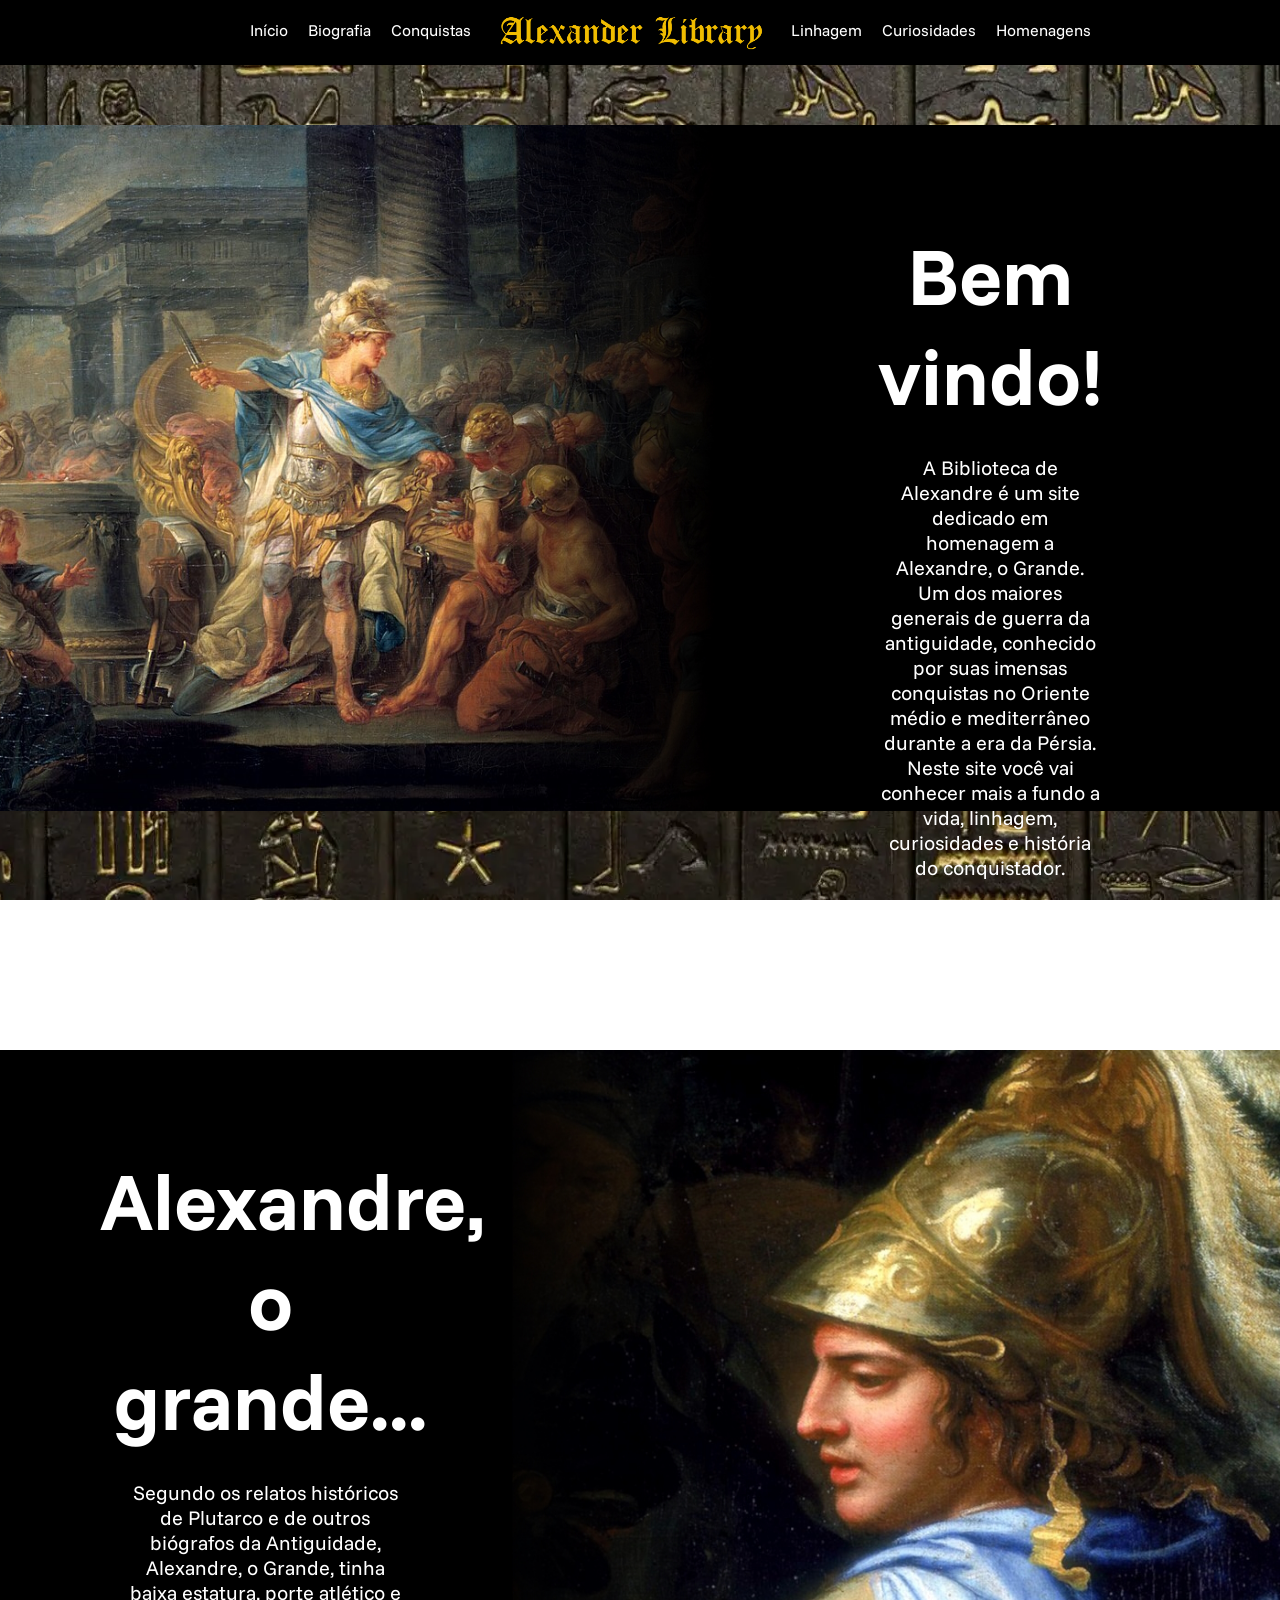
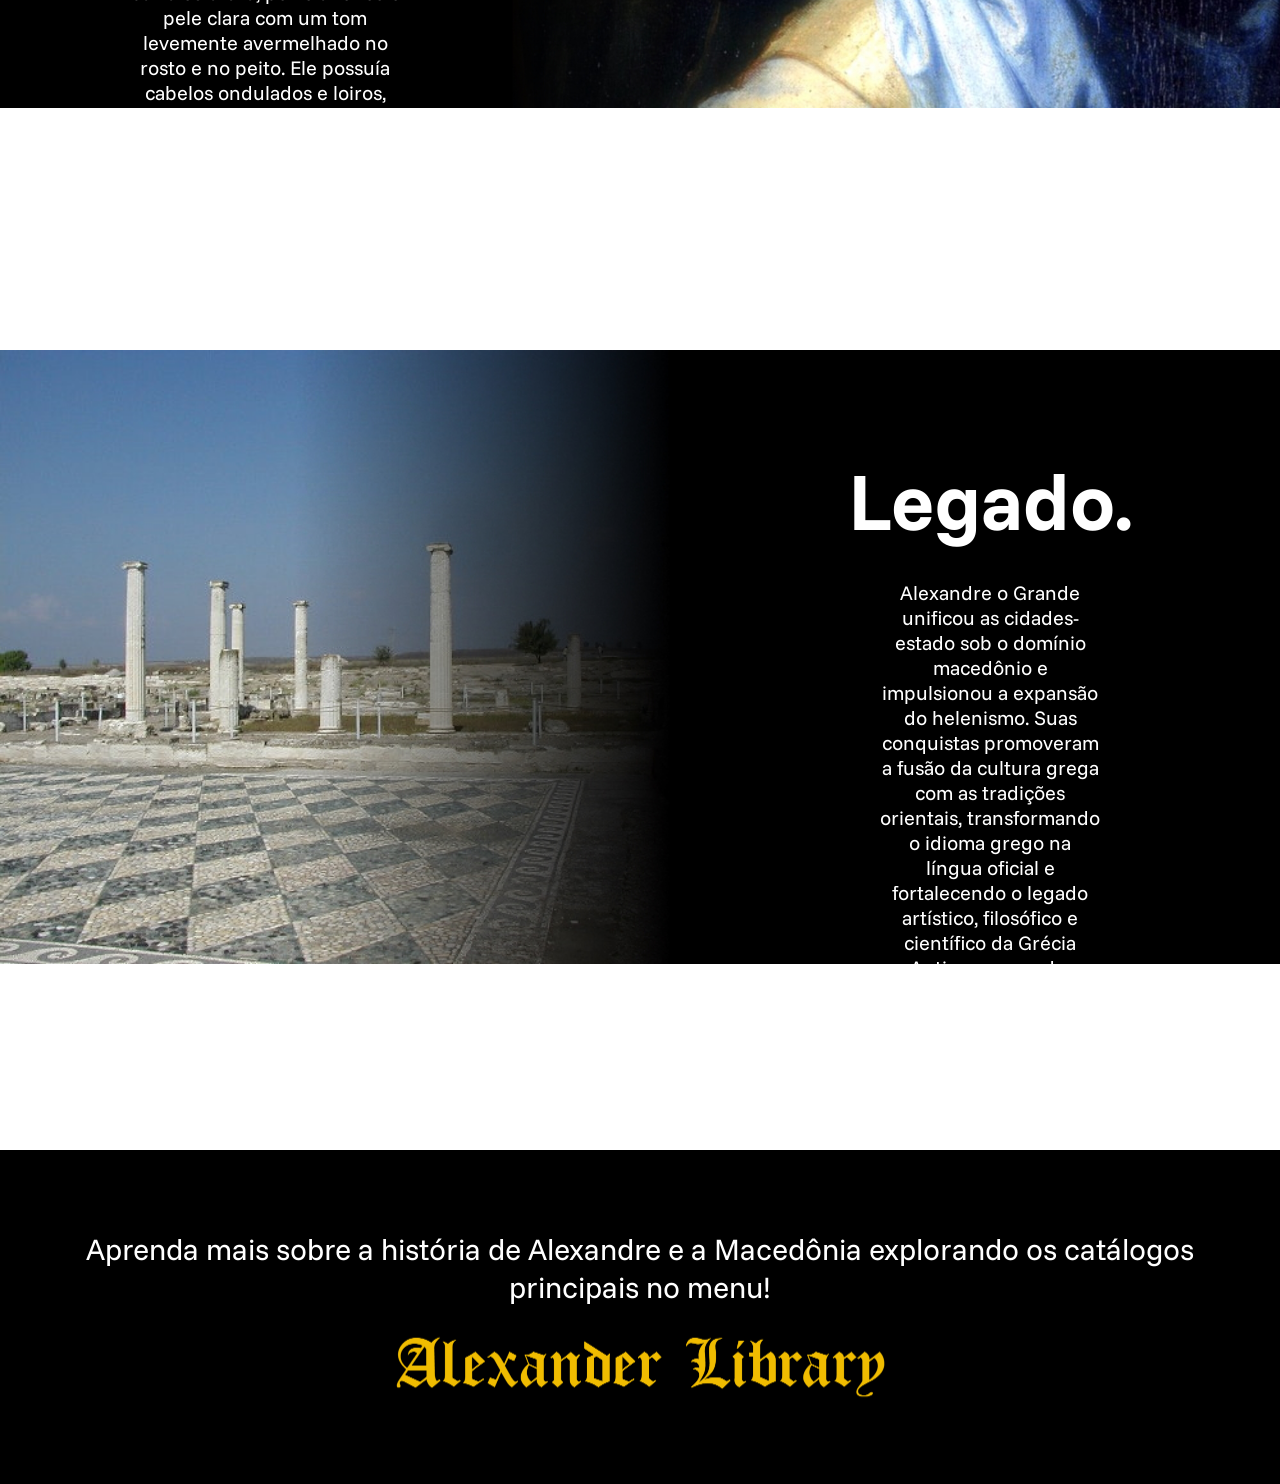
<file: index.html>
<!DOCTYPE html>
<html lang="pt-br">
<head>
    <meta charset="UTF-8">
    <meta name="viewport" content="width=device-width, initial-scale=1.0">
    <title>Alexander Library</title>
    <link rel="stylesheet" href="css/style.css">
    <link rel="shortcut icon" href="images/frame.png" type="">
</head>
<body>
    <header id="cabecalho">
        <div class="container">
            <nav id="menu">
                <ul>
                    <li><a href="#">Início</a></li>
                    <li><a href="pages/biografia.html">Biografia</a></li>
                    <li><a href="pages/conquistas.html">Conquistas</a></li>
                <ul id="clogo">
                    <img src="images/logo.png" alt="Logo">
                </ul>
                    <li><a href="pages/linhagem.html">Linhagem</a></li>
                    <li><a href="pages/curiosidades.html">Curiosidades</a></li>
                    <li><a href="pages/homenagens.html">Homenagens</a></li>
                </ul>
            </nav>
        </div>
    </header>
    <div class="post">
        <ul id="slide1">
            <h1>Bem vindo!</h1>
            <p>A Biblioteca de Alexandre é um site dedicado em homenagem a Alexandre, o Grande. Um dos maiores generais de guerra da antiguidade, conhecido por suas imensas conquistas no Oriente médio e mediterrâneo durante a era da Pérsia. Neste site você vai conhecer mais a fundo a vida, linhagem, curiosidades e história do conquistador.</p>
        </ul>
        <ul id="slide2">
            <h1>Alexandre, o grande...</h1>
            <p>Segundo os relatos históricos de Plutarco e de outros biógrafos da Antiguidade, Alexandre, o Grande, tinha baixa estatura, porte atlético e pele clara com um tom levemente avermelhado no rosto e no peito. Ele possuía cabelos ondulados e loiros, olhos de cores diferentes (heterocromia) e um modo expressivo de inclinar a cabeça.</p>
        </ul>
        <ul id="slide3">
            <h1>Legado.</h1>
            <p>Alexandre o Grande unificou as cidades-estado sob o domínio macedônio e impulsionou a expansão do helenismo. Suas conquistas promoveram a fusão da cultura grega com as tradições orientais, transformando o idioma grego na língua oficial e fortalecendo o legado artístico, filosófico e científico da Grécia Antiga no mundo.</p>
        </ul>
        <ul id="end">
            <p>Aprenda mais sobre a história de Alexandre e a Macedônia explorando os catálogos principais no menu!</p>
            <img src="images/logo.png" alt="" width="50%">
        </ul>
    </div>
</body>
</html>
</file>
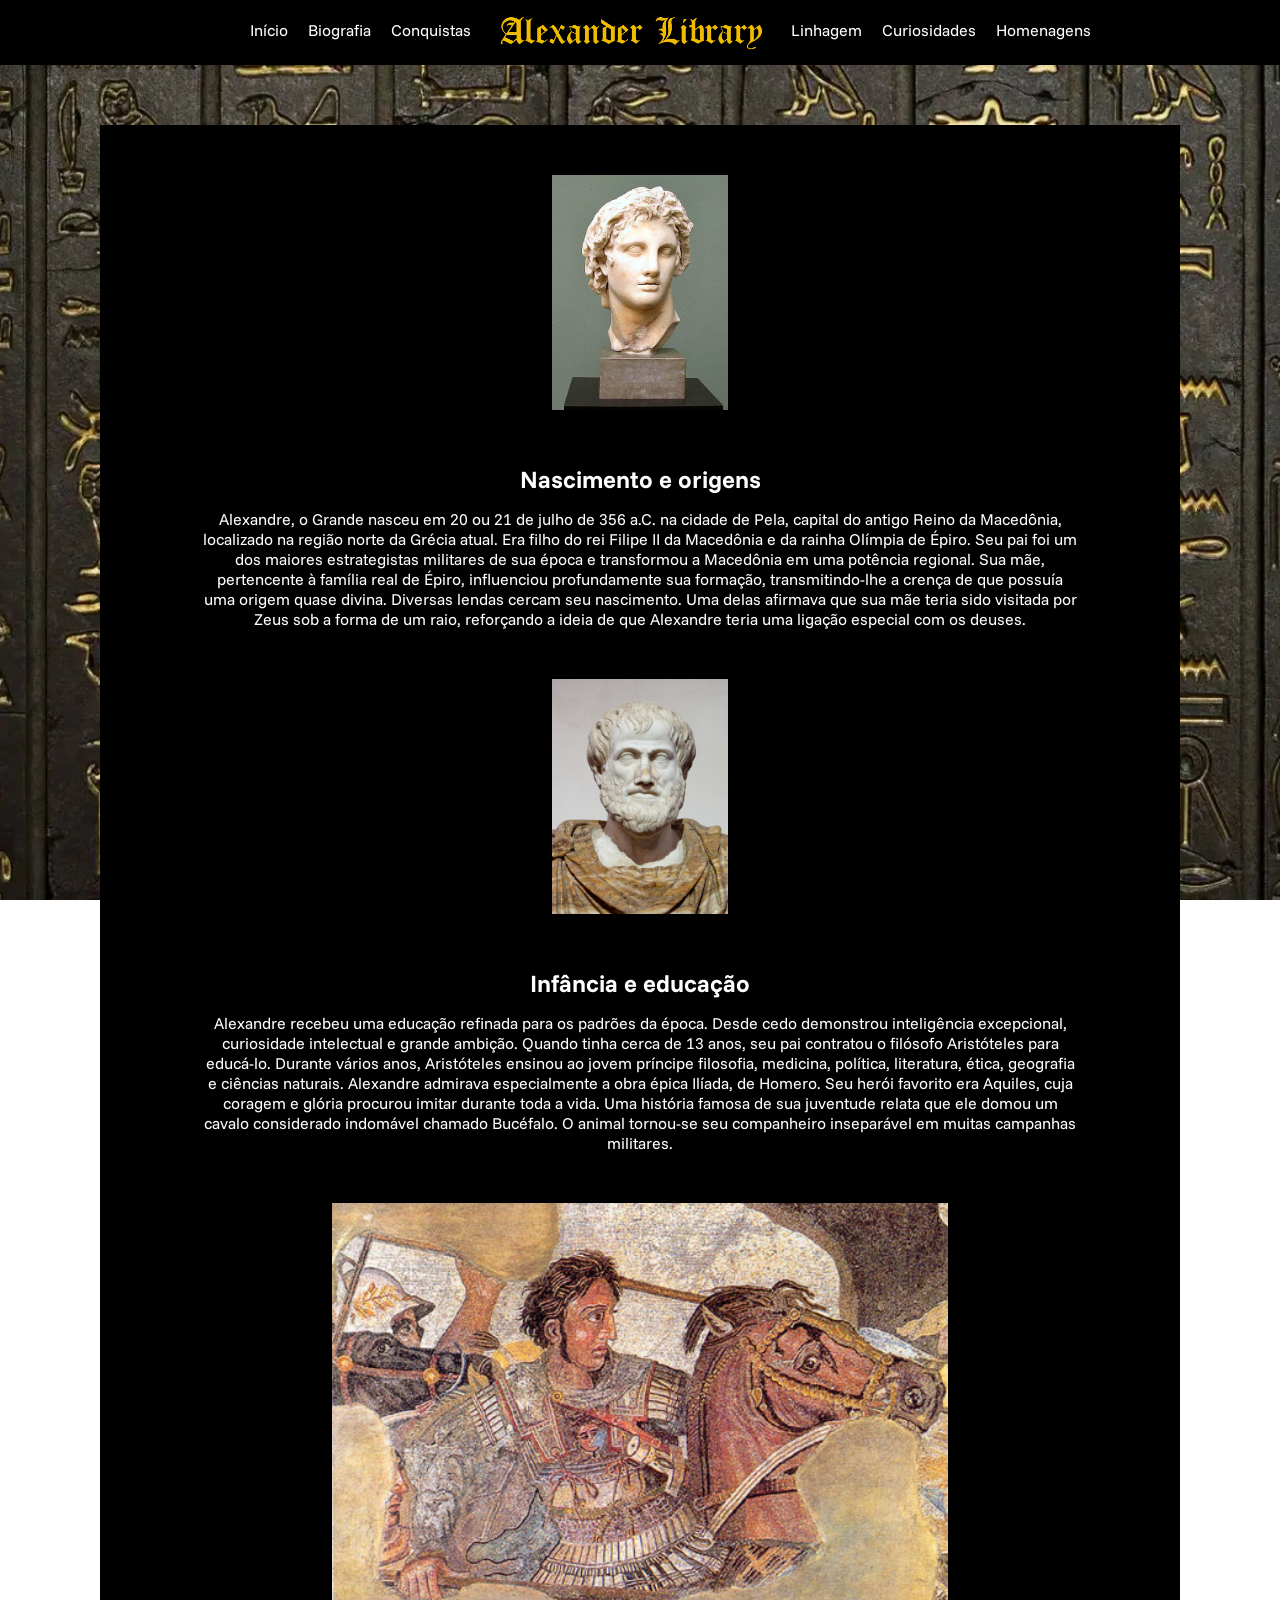
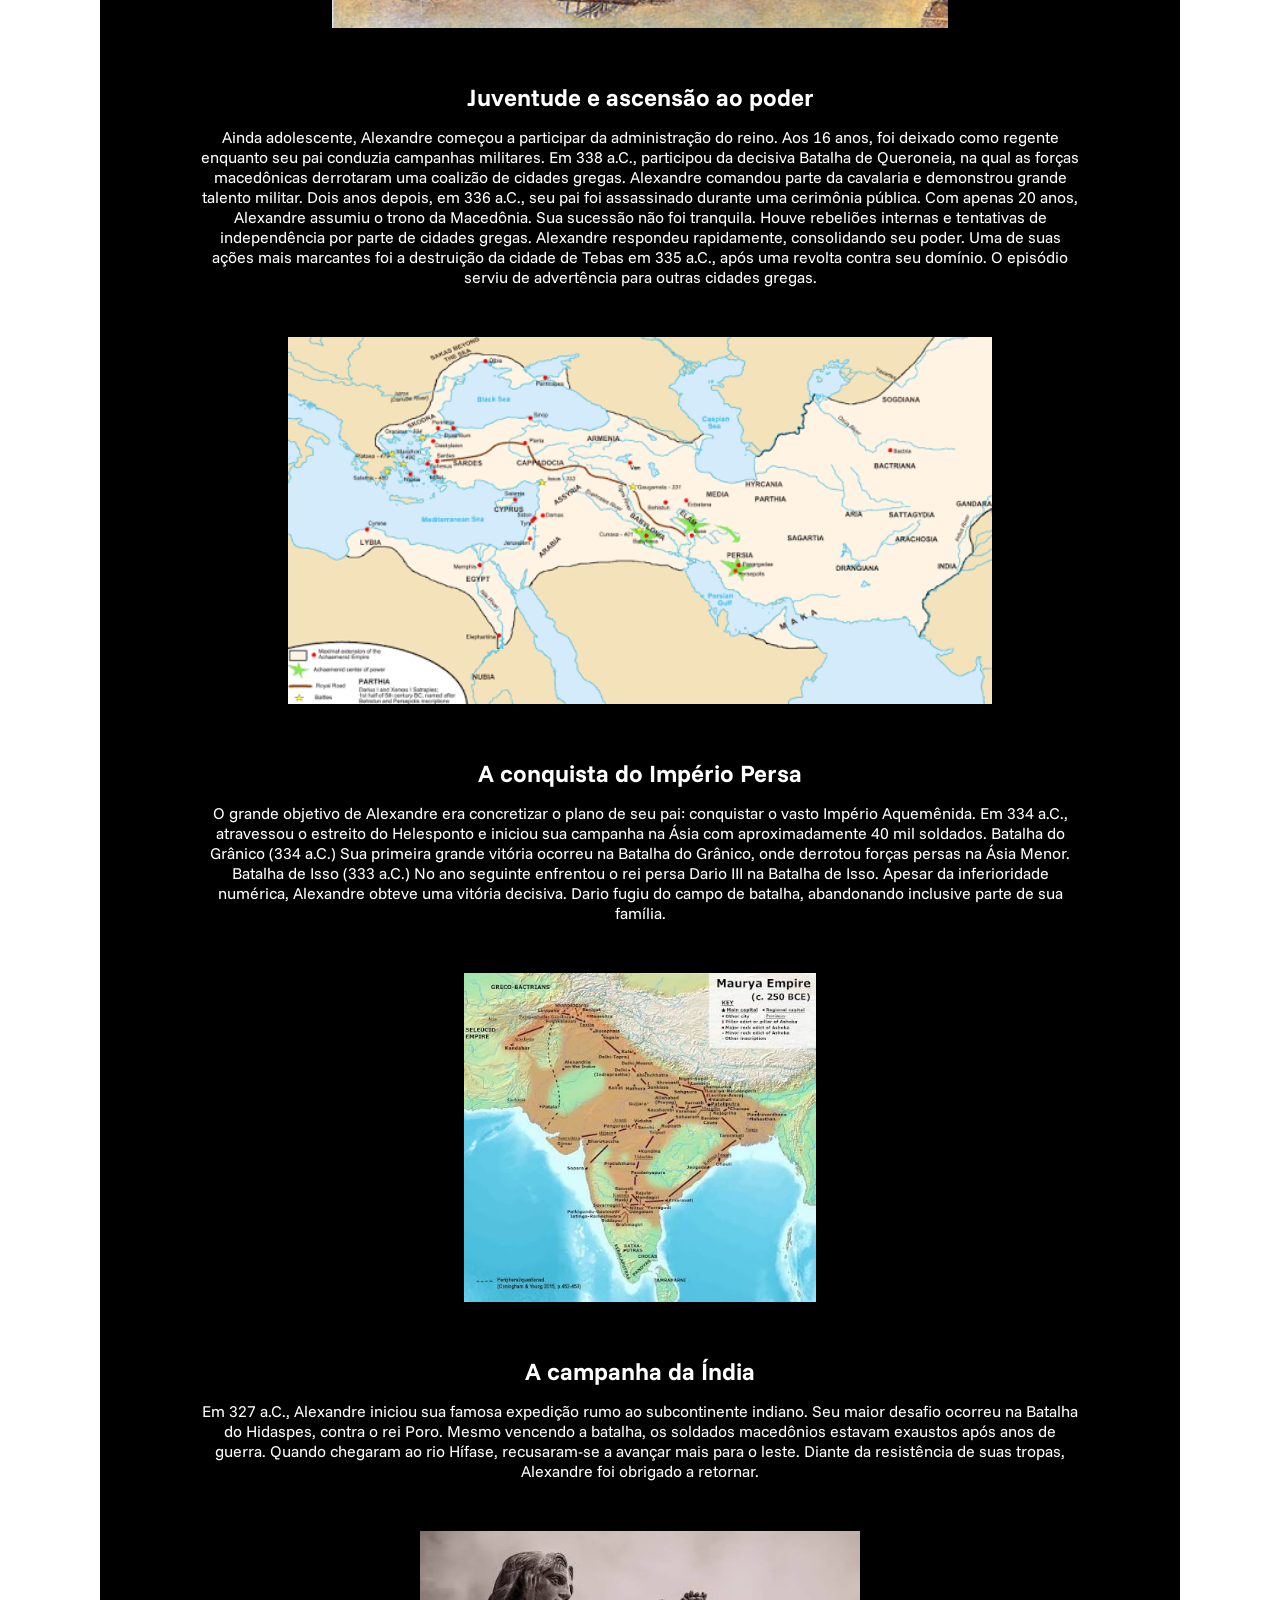
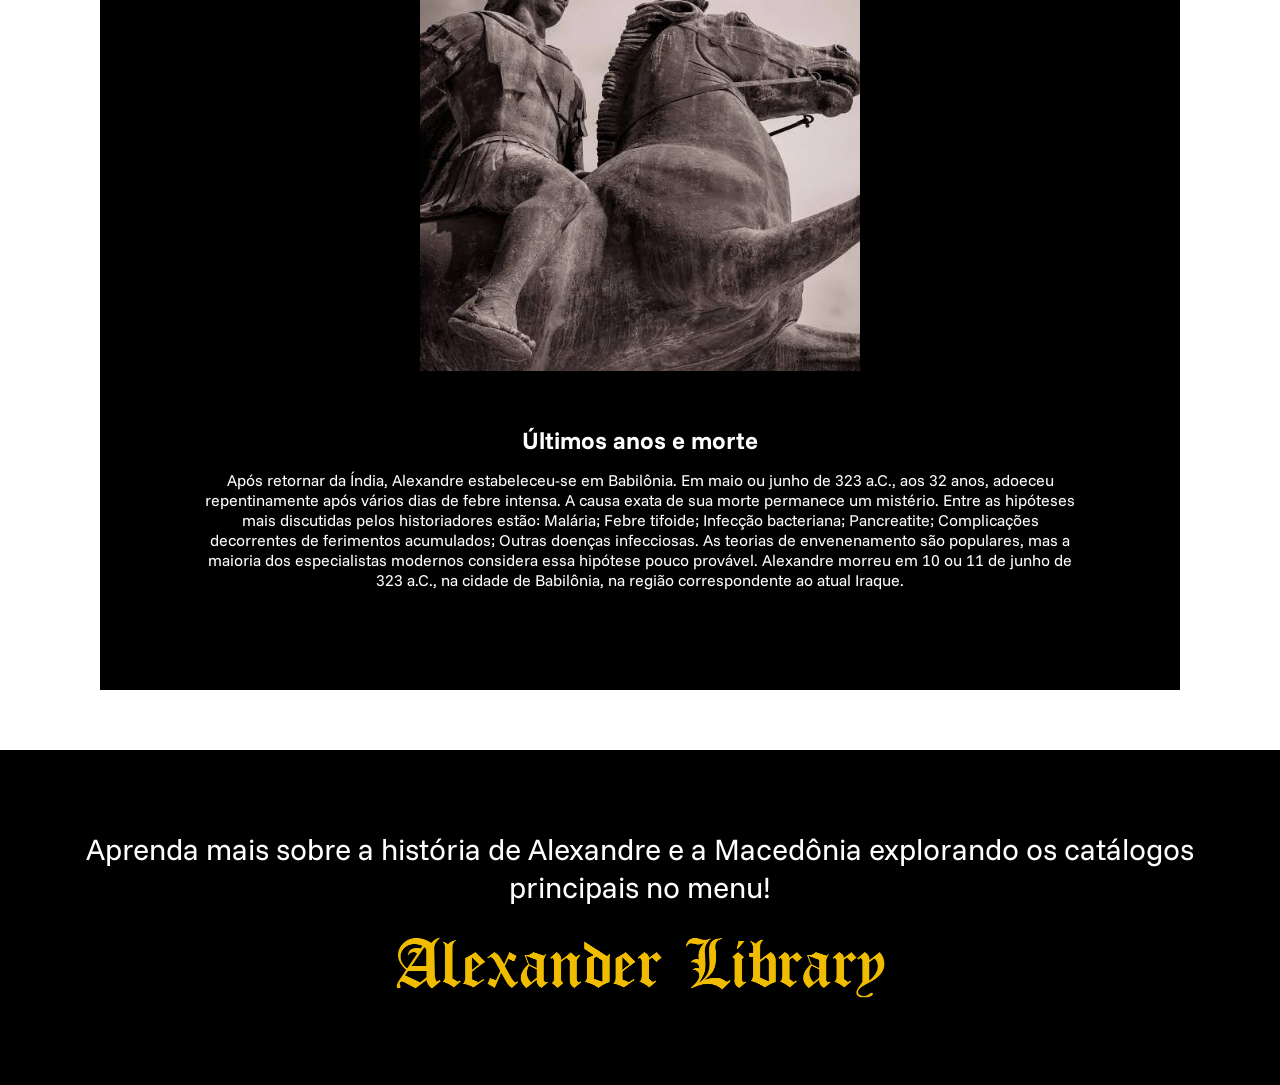
<file: pages/biografia.html>
<!DOCTYPE html>
<html lang="pt-br">
<head>
    <meta charset="UTF-8">
    <meta name="viewport" content="width=device-width, initial-scale=1.0">
    <title>Alexander Library</title>
    <link rel="stylesheet" href="../css/style.css">
    <link rel="shortcut icon" href="../images/frame.png" type="">
</head>
<body>
    <header id="cabecalho">
        <div class="container">
            <nav id="menu">
                <ul>
                    <li><a href="../index.html">Início</a></li>
                    <li><a href="">Biografia</a></li>
                    <li><a href="conquistas.html">Conquistas</a></li>
                <ul id="clogo">
                    <img src="../images/logo.png" alt="Logo">
                </ul>
                    <li><a href="linhagem.html">Linhagem</a></li>
                    <li><a href="curiosidades.html">Curiosidades</a></li>
                    <li><a href="homenagens.html">Homenagens</a></li>
                </ul>
            </nav>
        </div>
    </header>
    <section id="scroll">
        <div class="page">
            <ul id="e1">
                <img src="../images/statue.jpg" alt="" width="20%">
                <h1>Nascimento e origens</h1>
                <p>Alexandre, o Grande nasceu em 20 ou 21 de julho de 356 a.C. na cidade de Pela, capital do antigo Reino da Macedônia, localizado na região norte da Grécia atual.

                Era filho do rei Filipe II da Macedônia e da rainha Olímpia de Épiro. Seu pai foi um dos maiores estrategistas militares de sua época e transformou a Macedônia em uma potência regional. Sua mãe, pertencente à família real de Épiro, influenciou profundamente sua formação, transmitindo-lhe a crença de que possuía uma origem quase divina.

                Diversas lendas cercam seu nascimento. Uma delas afirmava que sua mãe teria sido visitada por Zeus sob a forma de um raio, reforçando a ideia de que Alexandre teria uma ligação especial com os deuses.</p>
            </ul>
            <ul id="e2">
                <img src="../images/aristotle.jpg" alt="" width="20%">
                <h1>Infância e educação</h1>
                <p>Alexandre recebeu uma educação refinada para os padrões da época. Desde cedo demonstrou inteligência excepcional, curiosidade intelectual e grande ambição.

                Quando tinha cerca de 13 anos, seu pai contratou o filósofo Aristóteles para educá-lo. Durante vários anos, Aristóteles ensinou ao jovem príncipe filosofia, medicina, política, literatura, ética, geografia e ciências naturais.

                Alexandre admirava especialmente a obra épica Ilíada, de Homero. Seu herói favorito era Aquiles, cuja coragem e glória procurou imitar durante toda a vida.

                Uma história famosa de sua juventude relata que ele domou um cavalo considerado indomável chamado Bucéfalo. O animal tornou-se seu companheiro inseparável em muitas campanhas militares.</p>
            </ul>
            <ul id="e3">
                <img src="../images/juv.jpg" alt="" width="70%">
                <h1>Juventude e ascensão ao poder</h1>
                <p>Ainda adolescente, Alexandre começou a participar da administração do reino. Aos 16 anos, foi deixado como regente enquanto seu pai conduzia campanhas militares.

                Em 338 a.C., participou da decisiva Batalha de Queroneia, na qual as forças macedônicas derrotaram uma coalizão de cidades gregas. Alexandre comandou parte da cavalaria e demonstrou grande talento militar.

                Dois anos depois, em 336 a.C., seu pai foi assassinado durante uma cerimônia pública. Com apenas 20 anos, Alexandre assumiu o trono da Macedônia.

                Sua sucessão não foi tranquila. Houve rebeliões internas e tentativas de independência por parte de cidades gregas. Alexandre respondeu rapidamente, consolidando seu poder.

                Uma de suas ações mais marcantes foi a destruição da cidade de Tebas em 335 a.C., após uma revolta contra seu domínio. O episódio serviu de advertência para outras cidades gregas.</p>
            </ul>
            <ul id="e4">
                <img src="../images/persia.png" alt="" width="80%">
                <h1>A conquista do Império Persa</h1>
                <p>O grande objetivo de Alexandre era concretizar o plano de seu pai: conquistar o vasto Império Aquemênida.

                Em 334 a.C., atravessou o estreito do Helesponto e iniciou sua campanha na Ásia com aproximadamente 40 mil soldados.

                Batalha do Grânico (334 a.C.)

                Sua primeira grande vitória ocorreu na Batalha do Grânico, onde derrotou forças persas na Ásia Menor.

                Batalha de Isso (333 a.C.)

                No ano seguinte enfrentou o rei persa Dario III na Batalha de Isso.

                Apesar da inferioridade numérica, Alexandre obteve uma vitória decisiva. Dario fugiu do campo de batalha, abandonando inclusive parte de sua família.</p>
            </ul>
            <ul id="e5">
                <img src="../images/mauryans.jfif" alt="" width="40%">
                <h1>A campanha da Índia</h1>
                <p>Em 327 a.C., Alexandre iniciou sua famosa expedição rumo ao subcontinente indiano.

                Seu maior desafio ocorreu na Batalha do Hidaspes, contra o rei Poro.

                Mesmo vencendo a batalha, os soldados macedônios estavam exaustos após anos de guerra. Quando chegaram ao rio Hífase, recusaram-se a avançar mais para o leste.

                Diante da resistência de suas tropas, Alexandre foi obrigado a retornar.</p>
            </ul>
            <ul id="e6">
                <img src="../images/death.jfif" alt="" width="50%">
                <h1>Últimos anos e morte</h1>
                <p>Após retornar da Índia, Alexandre estabeleceu-se em Babilônia.

                Em maio ou junho de 323 a.C., aos 32 anos, adoeceu repentinamente após vários dias de febre intensa.

                A causa exata de sua morte permanece um mistério. Entre as hipóteses mais discutidas pelos historiadores estão:

                Malária;
                Febre tifoide;
                Infecção bacteriana;
                Pancreatite;
                Complicações decorrentes de ferimentos acumulados;
                Outras doenças infecciosas.

                As teorias de envenenamento são populares, mas a maioria dos especialistas modernos considera essa hipótese pouco provável.

                Alexandre morreu em 10 ou 11 de junho de 323 a.C., na cidade de Babilônia, na região correspondente ao atual Iraque.</p>
            </ul>
        </div>
    </section>
    <div class="post">
                <ul id="end">
                <p>Aprenda mais sobre a história de Alexandre e a Macedônia explorando os catálogos principais no menu!</p>
                <img src="../images/logo.png" alt="" width="50%">
        </ul>
    </div>
</body>
</file>
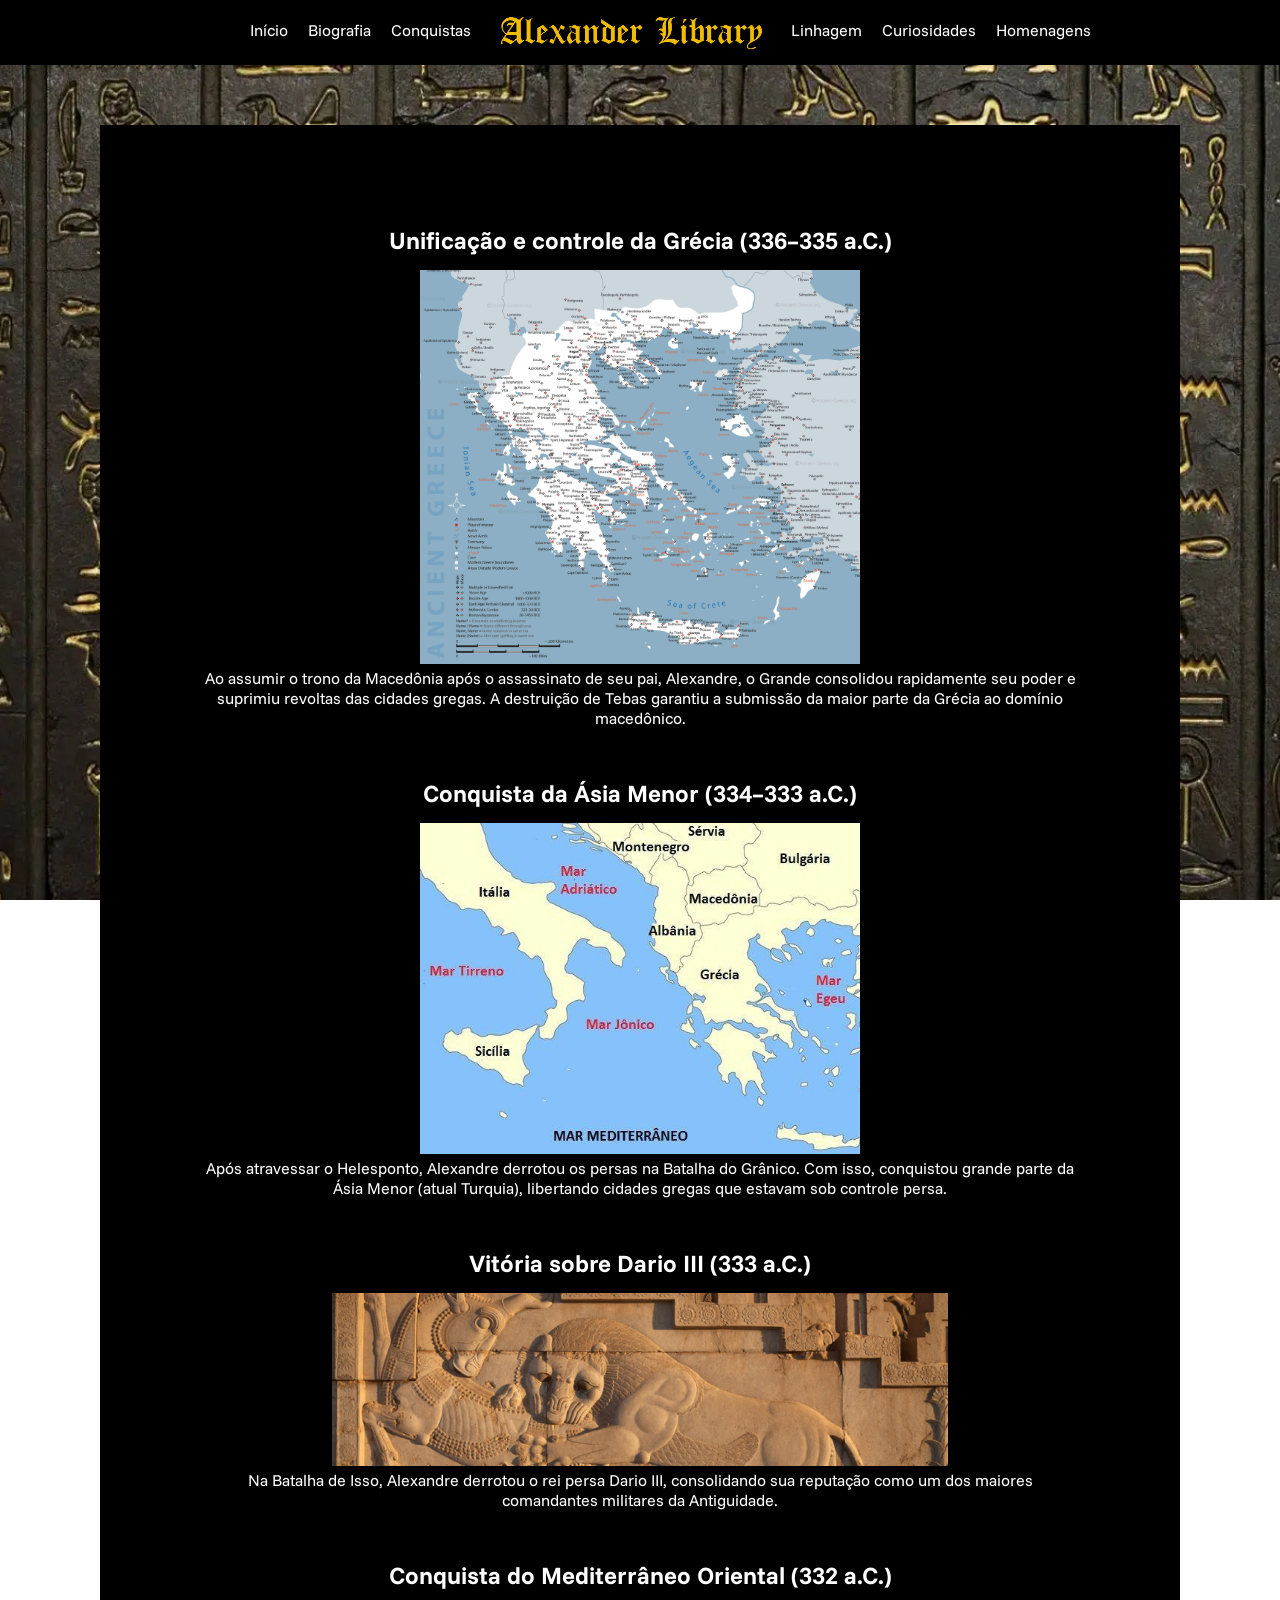
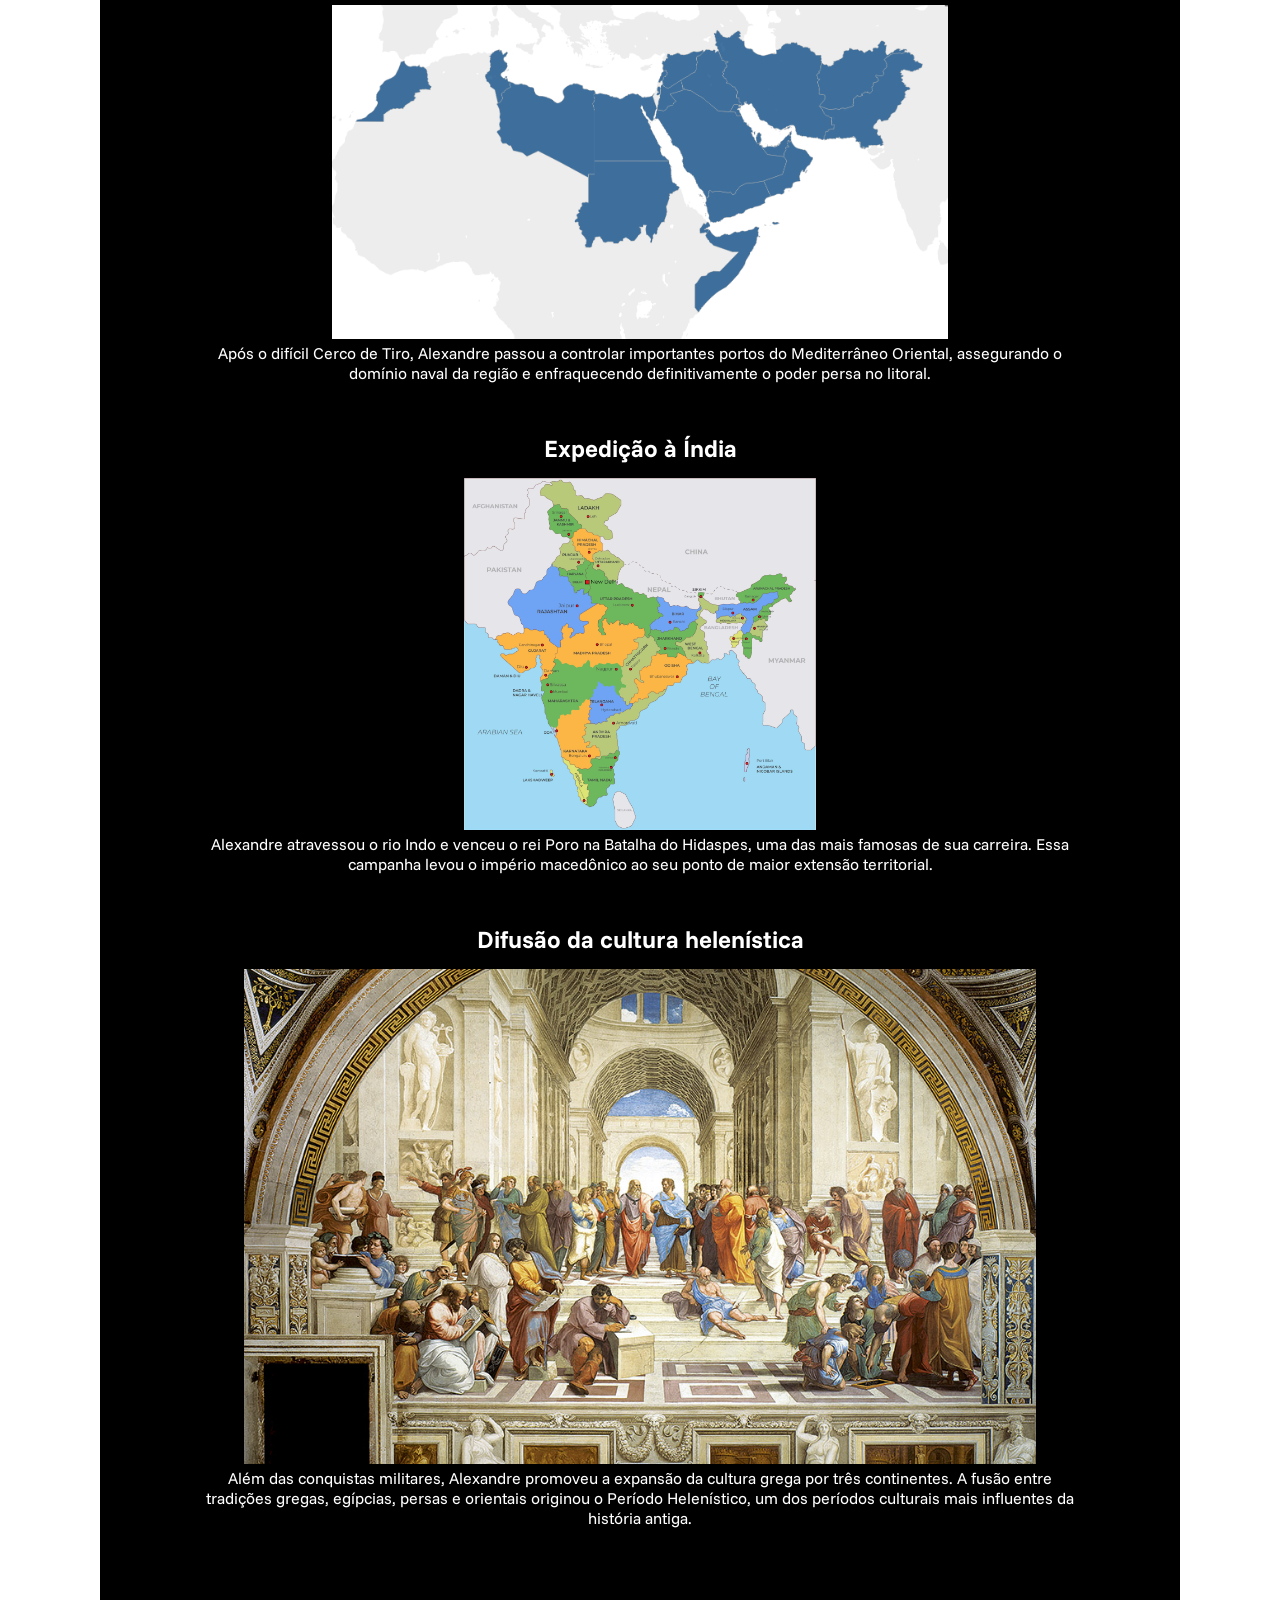
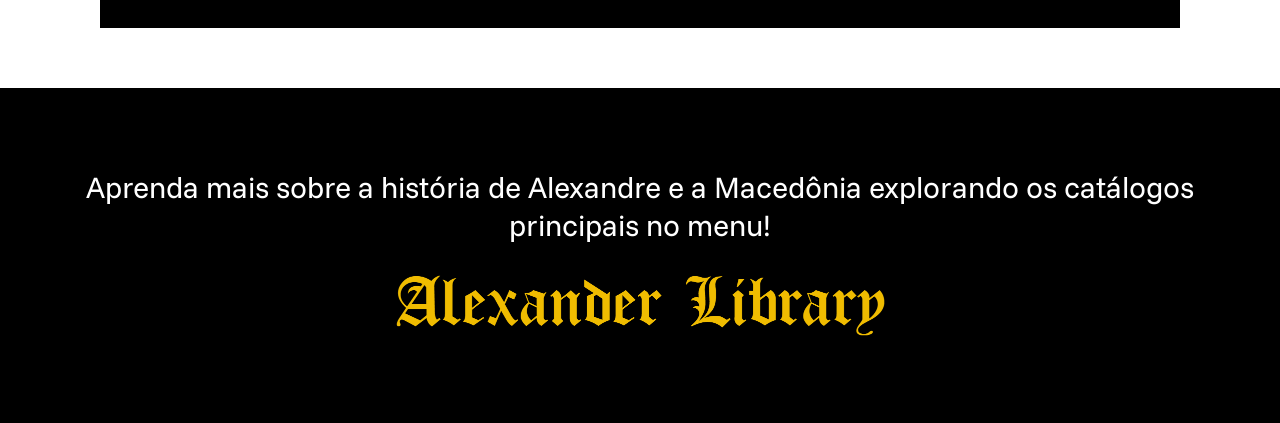
<file: pages/conquistas.html>
<!DOCTYPE html>
<html lang="pt-br">
<head>
    <meta charset="UTF-8">
    <meta name="viewport" content="width=device-width, initial-scale=1.0">
    <title>Alexander Library</title>
    <link rel="stylesheet" href="../css/style.css">
    <link rel="shortcut icon" href="../images/frame.png" type="">
</head>
<body>
    <header id="cabecalho">
        <div class="container">
            <nav id="menu">
                <ul>
                    <li><a href="../index.html">Início</a></li>
                    <li><a href="biografia.html">Biografia</a></li>
                    <li><a href="">Conquistas</a></li>
                <ul id="clogo">
                    <img src="../images/logo.png" alt="Logo">
                </ul>
                    <li><a href="linhagem.html">Linhagem</a></li>
                    <li><a href="curiosidades.html">Curiosidades</a></li>
                    <li><a href="homenagens.html">Homenagens</a></li>
                </ul>
            </nav>
        </div>
    </header>
    <section id="scroll">
        <div class="page">
            <ul id="e1">
                <h1>Unificação e controle da Grécia (336–335 a.C.)</h1>
                <img src="../images/map-of-ancient-greece.jpg" alt="" width="50%">
                <p>Ao assumir o trono da Macedônia após o assassinato de seu pai, Alexandre, o Grande consolidou rapidamente seu poder e suprimiu revoltas das cidades gregas. A destruição de Tebas garantiu a submissão da maior parte da Grécia ao domínio macedônico.</p>
            </ul>
            <ul id="e2">
                <h1>Conquista da Ásia Menor (334–333 a.C.)</h1>
                <img src="../images/helles.jfif" alt="" width="50%">
                <p>Após atravessar o Helesponto, Alexandre derrotou os persas na Batalha do Grânico. Com isso, conquistou grande parte da Ásia Menor (atual Turquia), libertando cidades gregas que estavam sob controle persa.</p>
            </ul>
            <ul id="e3">
                <h1>Vitória sobre Dario III (333 a.C.)</h1>
                <img src="../images/darius.jfif" alt="" width="70%">
                <p>Na Batalha de Isso, Alexandre derrotou o rei persa Dario III, consolidando sua reputação como um dos maiores comandantes militares da Antiguidade.</p>
            </ul>
            <ul id="e4">
                <h1>Conquista do Mediterrâneo Oriental (332 a.C.)</h1>
                <img src="../images/Eastern-Meditteranean.png" alt="" width="70%">
                <p>Após o difícil Cerco de Tiro, Alexandre passou a controlar importantes portos do Mediterrâneo Oriental, assegurando o domínio naval da região e enfraquecendo definitivamente o poder persa no litoral.</p>
            </ul>
            <ul id="e5">
                <h1>Expedição à Índia</h1>
                <img src="../images/india.jpg" alt="" width="40%">
                <p>Alexandre atravessou o rio Indo e venceu o rei Poro na Batalha do Hidaspes, uma das mais famosas de sua carreira. Essa campanha levou o império macedônico ao seu ponto de maior extensão territorial.</p>
            </ul>
            <ul id="e6">
                <h1>Difusão da cultura helenística</h1>
                <img src="../images/athenas.jpg" alt="" width="90%">
                <p>Além das conquistas militares, Alexandre promoveu a expansão da cultura grega por três continentes. A fusão entre tradições gregas, egípcias, persas e orientais originou o Período Helenístico, um dos períodos culturais mais influentes da história antiga.</p>
            </ul>
        </div>
    </section>
    <div class="post">
                <ul id="end">
                <p>Aprenda mais sobre a história de Alexandre e a Macedônia explorando os catálogos principais no menu!</p>
                <img src="../images/logo.png" alt="" width="50%">
        </ul>
    </div>
</body>
</file>
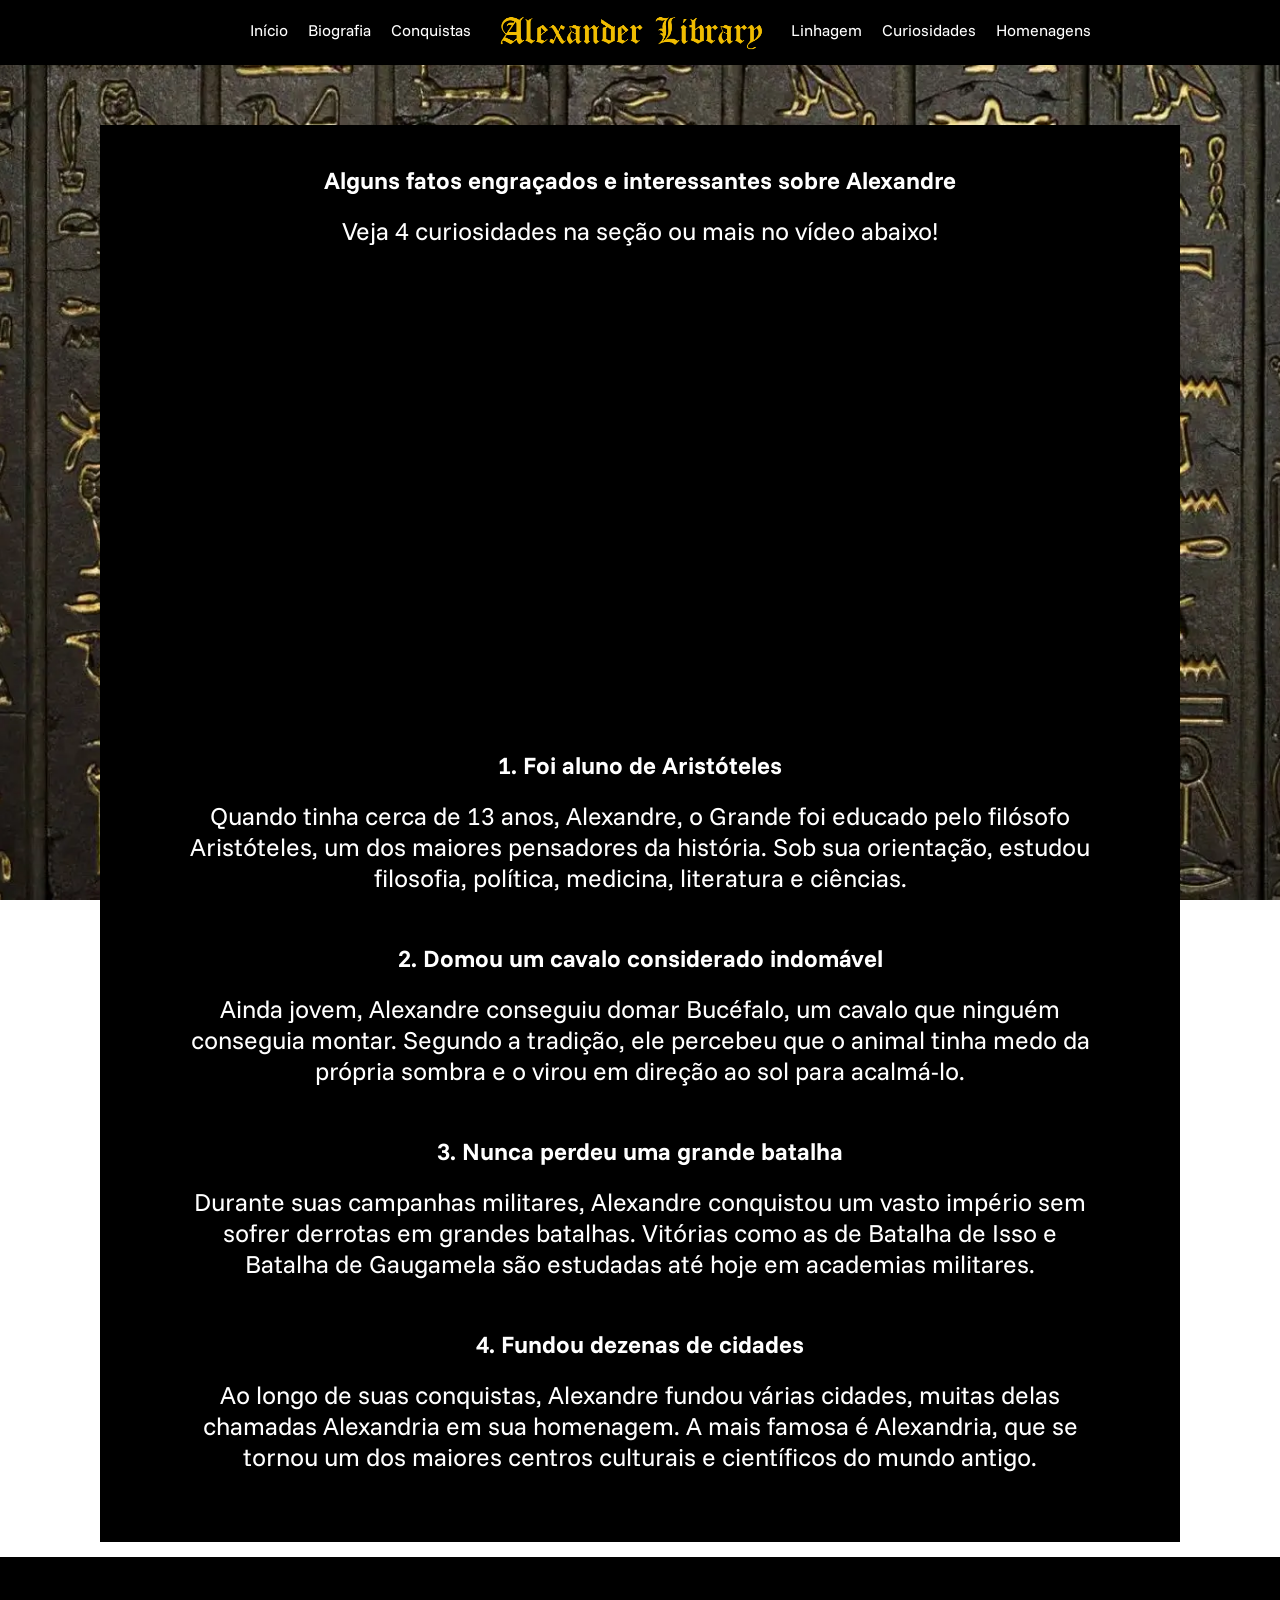
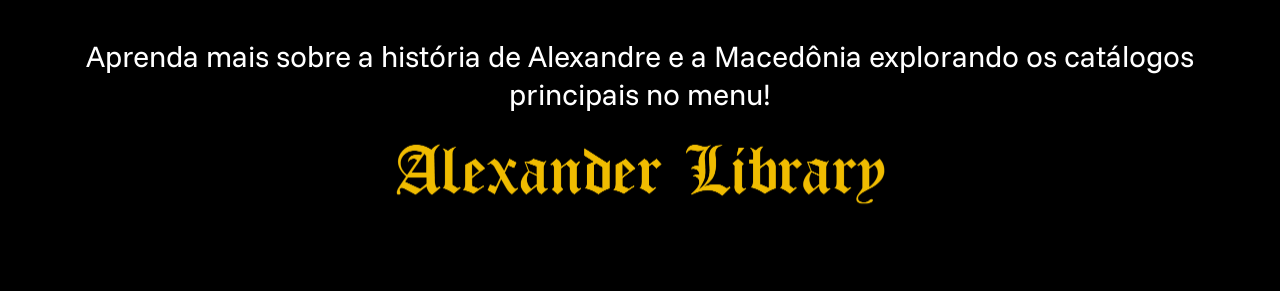
<file: pages/curiosidades.html>
<!DOCTYPE html>
<html lang="pt-br">
<head>
    <meta charset="UTF-8">
    <meta name="viewport" content="width=device-width, initial-scale=1.0">
    <title>Alexander Library</title>
    <link rel="stylesheet" href="../css/style.css">
    <link rel="shortcut icon" href="../images/frame.png" type="">
</head>
<body>
    <header id="cabecalho">
        <div class="container">
            <nav id="menu">
                <ul>
                    <li><a href="../index.html">Início</a></li>
                    <li><a href="biografia.html">Biografia</a></li>
                    <li><a href="conquistas.html">Conquistas</a></li>
                <ul id="clogo">
                    <img src="../images/logo.png" alt="Logo">
                </ul>
                    <li><a href="linhagem.html">Linhagem</a></li>
                    <li><a href="">Curiosidades</a></li>
                    <li><a href="homenagens.html">Homenagens</a></li>
                </ul>
            </nav>
        </div>
    </header>
    <section id="cpage">
        <div class="videos">
            <ul id="l1">
                <h1>Alguns fatos engraçados e interessantes sobre Alexandre</h1>
                <p class="p1">Veja 4 curiosidades na seção ou mais no vídeo abaixo!</p>
                <iframe width="750" height="400" src="https://www.youtube.com/embed/9wf4I4QwjkQ?si=GLgUrly2AcD8OzDO" title="YouTube video player" frameborder="0" allow="accelerometer; autoplay; clipboard-write; encrypted-media; gyroscope; picture-in-picture; web-share" referrerpolicy="strict-origin-when-cross-origin" allowfullscreen></iframe>
            </ul>
            <ul id="l2">
                <h1>1. Foi aluno de Aristóteles</h1>
                <p>Quando tinha cerca de 13 anos, Alexandre, o Grande foi educado pelo filósofo Aristóteles, um dos maiores pensadores da história. Sob sua orientação, estudou filosofia, política, medicina, literatura e ciências.</p>
            </ul>
            <ul id="l3">
                <h1>2. Domou um cavalo considerado indomável</h1>
                <p>Ainda jovem, Alexandre conseguiu domar Bucéfalo, um cavalo que ninguém conseguia montar. Segundo a tradição, ele percebeu que o animal tinha medo da própria sombra e o virou em direção ao sol para acalmá-lo.</p>
            </ul>
            <ul id="l4">
                <h1>3. Nunca perdeu uma grande batalha</h1>
                <p>Durante suas campanhas militares, Alexandre conquistou um vasto império sem sofrer derrotas em grandes batalhas. Vitórias como as de Batalha de Isso e Batalha de Gaugamela são estudadas até hoje em academias militares.</p>
            </ul>
            <ul id="l5">
                <h1>4. Fundou dezenas de cidades</h1>
                <p>Ao longo de suas conquistas, Alexandre fundou várias cidades, muitas delas chamadas Alexandria em sua homenagem. A mais famosa é Alexandria, que se tornou um dos maiores centros culturais e científicos do mundo antigo.</p>
            </ul>
        </div>
    </section>
    <div class="post">
                <ul id="end">
                <p>Aprenda mais sobre a história de Alexandre e a Macedônia explorando os catálogos principais no menu!</p>
                <img src="../images/logo.png" alt="" width="50%">
        </ul>
    </div>
</body>
</file>
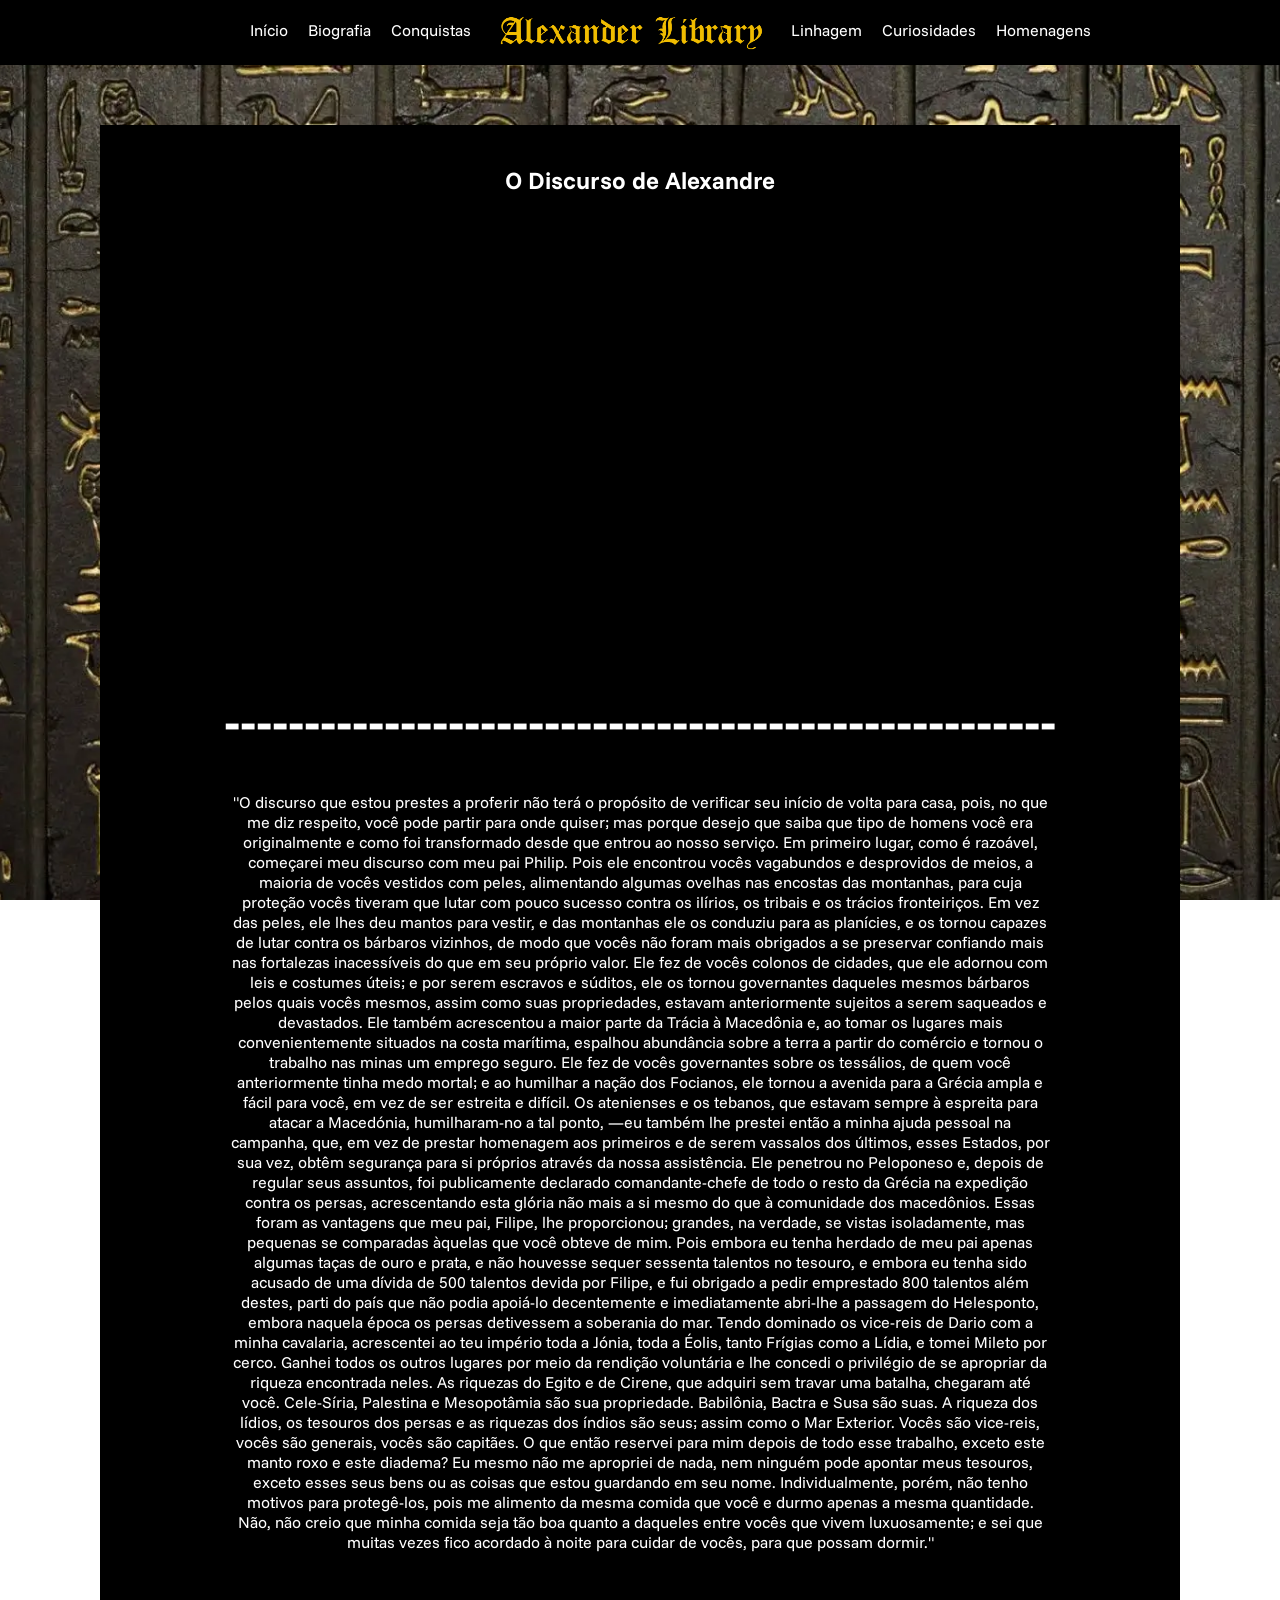
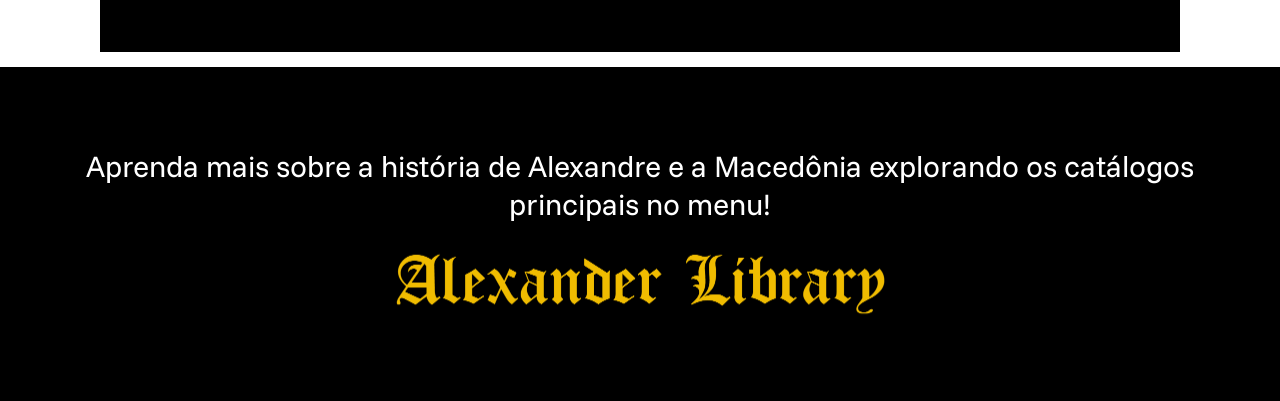
<file: pages/homenagens.html>
<!DOCTYPE html>
<html lang="pt-br">
<head>
    <meta charset="UTF-8">
    <meta name="viewport" content="width=device-width, initial-scale=1.0">
    <title>Alexander Library</title>
    <link rel="stylesheet" href="../css/style.css">
    <link rel="shortcut icon" href="../images/frame.png" type="">
</head>
<body>
    <header id="cabecalho">
        <div class="container">
            <nav id="menu">
                <ul>
                    <li><a href="../index.html">Início</a></li>
                    <li><a href="biografia.html">Biografia</a></li>
                    <li><a href="conquistas.html">Conquistas</a></li>
                <ul id="clogo">
                    <img src="../images/logo.png" alt="Logo">
                </ul>
                    <li><a href="linhagem.html">Linhagem</a></li>
                    <li><a href="curiosidades.html">Curiosidades</a></li>
                    <li><a href="">Homenagens</a></li>
                </ul>
            </nav>
        </div>
    </header>
    <section id="home">
        <div>
            <ul>
                <h1>O Discurso de Alexandre</h1>
                <iframe width="750" height="400" src="https://www.youtube.com/embed/RlKJDwViNKs?si=Nysl5hc1f6OJbEVh" title="YouTube video player" frameborder="0" allow="accelerometer; autoplay; clipboard-write; encrypted-media; gyroscope; picture-in-picture; web-share" referrerpolicy="strict-origin-when-cross-origin" allowfullscreen></iframe>
                <h2>----------------------------------------------------</h2>
                <p>"O discurso que estou prestes a proferir não terá o propósito de verificar seu início de volta para casa, pois, no que me diz respeito, você pode partir para onde quiser; mas porque desejo que saiba que tipo de homens você era originalmente e como foi transformado desde que entrou ao nosso serviço. Em primeiro lugar, como é razoável, começarei meu discurso com meu pai Philip. Pois ele encontrou vocês vagabundos e desprovidos de meios, a maioria de vocês vestidos com peles, alimentando algumas ovelhas nas encostas das montanhas, para cuja proteção vocês tiveram que lutar com pouco sucesso contra os ilírios, os tribais e os trácios fronteiriços. Em vez das peles, ele lhes deu mantos para vestir, e das montanhas ele os conduziu para as planícies, e os tornou capazes de lutar contra os bárbaros vizinhos, de modo que vocês não foram mais obrigados a se preservar confiando mais nas fortalezas inacessíveis do que em seu próprio valor. Ele fez de vocês colonos de cidades, que ele adornou com leis e costumes úteis; e por serem escravos e súditos, ele os tornou governantes daqueles mesmos bárbaros pelos quais vocês mesmos, assim como suas propriedades, estavam anteriormente sujeitos a serem saqueados e devastados. Ele também acrescentou a maior parte da Trácia à Macedônia e, ao tomar os lugares mais convenientemente situados na costa marítima, espalhou abundância sobre a terra a partir do comércio e tornou o trabalho nas minas um emprego seguro. Ele fez de vocês governantes sobre os tessálios, de quem você anteriormente tinha medo mortal; e ao humilhar a nação dos Focianos, ele tornou a avenida para a Grécia ampla e fácil para você, em vez de ser estreita e difícil. Os atenienses e os tebanos, que estavam sempre à espreita para atacar a Macedónia, humilharam-no a tal ponto, —eu também lhe prestei então a minha ajuda pessoal na campanha, que, em vez de prestar homenagem aos primeiros e de serem vassalos dos últimos, esses Estados, por sua vez, obtêm segurança para si próprios através da nossa assistência. Ele penetrou no Peloponeso e, depois de regular seus assuntos, foi publicamente declarado comandante-chefe de todo o resto da Grécia na expedição contra os persas, acrescentando esta glória não mais a si mesmo do que à comunidade dos macedônios. Essas foram as vantagens que meu pai, Filipe, lhe proporcionou; grandes, na verdade, se vistas isoladamente, mas pequenas se comparadas àquelas que você obteve de mim. Pois embora eu tenha herdado de meu pai apenas algumas taças de ouro e prata, e não houvesse sequer sessenta talentos no tesouro, e embora eu tenha sido acusado de uma dívida de 500 talentos devida por Filipe, e fui obrigado a pedir emprestado 800 talentos além destes, parti do país que não podia apoiá-lo decentemente e imediatamente abri-lhe a passagem do Helesponto, embora naquela época os persas detivessem a soberania do mar. Tendo dominado os vice-reis de Dario com a minha cavalaria, acrescentei ao teu império toda a Jónia, toda a Éolis, tanto Frígias como a Lídia, e tomei Mileto por cerco. Ganhei todos os outros lugares por meio da rendição voluntária e lhe concedi o privilégio de se apropriar da riqueza encontrada neles. As riquezas do Egito e de Cirene, que adquiri sem travar uma batalha, chegaram até você. Cele-Síria, Palestina e Mesopotâmia são sua propriedade. Babilônia, Bactra e Susa são suas. A riqueza dos lídios, os tesouros dos persas e as riquezas dos índios são seus; assim como o Mar Exterior. Vocês são vice-reis, vocês são generais, vocês são capitães. O que então reservei para mim depois de todo esse trabalho, exceto este manto roxo e este diadema? Eu mesmo não me apropriei de nada, nem ninguém pode apontar meus tesouros, exceto esses seus bens ou as coisas que estou guardando em seu nome. Individualmente, porém, não tenho motivos para protegê-los, pois me alimento da mesma comida que você e durmo apenas a mesma quantidade. Não, não creio que minha comida seja tão boa quanto a daqueles entre vocês que vivem luxuosamente; e sei que muitas vezes fico acordado à noite para cuidar de vocês, para que possam dormir."</p>
            </ul>
        </div>
    </section>
    <div class="post">
                <ul id="end">
                <p>Aprenda mais sobre a história de Alexandre e a Macedônia explorando os catálogos principais no menu!</p>
                <img src="../images/logo.png" alt="" width="50%">
        </ul>
    </div>
</body>
</file>
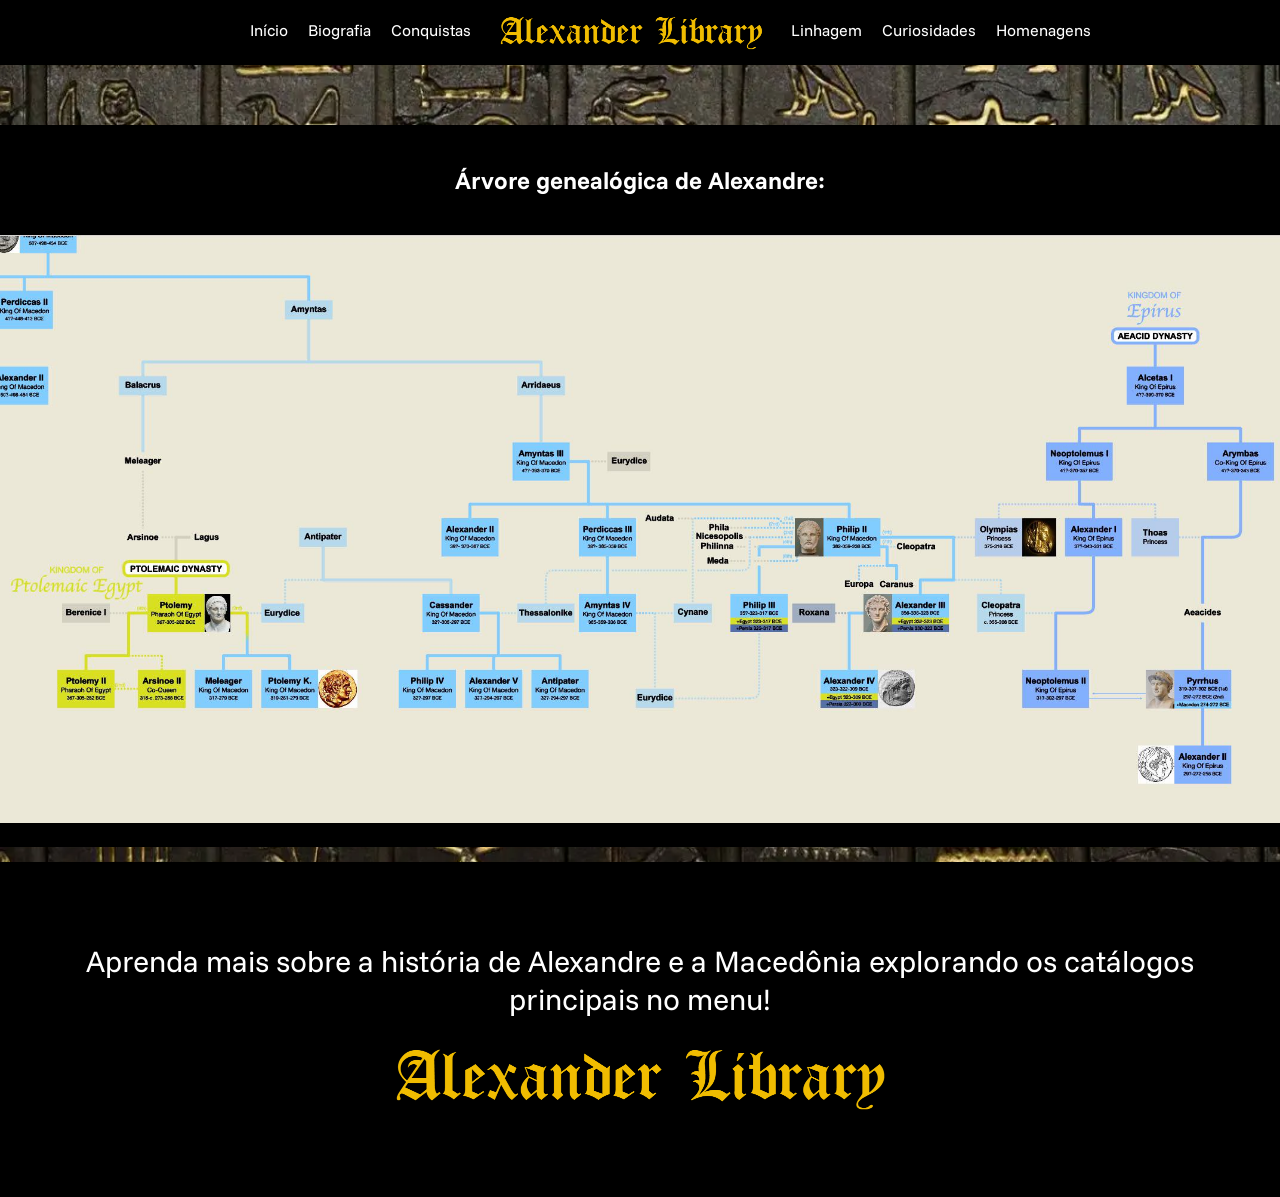
<file: pages/linhagem.html>
<!DOCTYPE html>
<html lang="pt-br">
<head>
    <meta charset="UTF-8">
    <meta name="viewport" content="width=device-width, initial-scale=1.0">
    <title>Alexander Library</title>
    <link rel="stylesheet" href="../css/style.css">
    <link rel="shortcut icon" href="../images/frame.png" type="">
</head>
<body>
    <header id="cabecalho">
        <div class="container">
            <nav id="menu">
                <ul>
                    <li><a href="../index.html">Início</a></li>
                    <li><a href="biografia.html">Biografia</a></li>
                    <li><a href="conquistas.html">Conquistas</a></li>
                <ul id="clogo">
                    <img src="../images/logo.png" alt="Logo">
                </ul>
                    <li><a href="">Linhagem</a></li>
                    <li><a href="curiosidades.html">Curiosidades</a></li>
                    <li><a href="homenagens.html">Homenagens</a></li>
                </ul>
            </nav>
        </div>
    </header>
    <section id="familly">
        <div class="lineage">
            <ul>
                <h1>Árvore genealógica de Alexandre:</h1>
                <img src="../images/lineage.jpeg" alt="" width="100%">

            </ul>
        </div>
    </section>
    <div class="post">
                <ul id="end">
                <p>Aprenda mais sobre a história de Alexandre e a Macedônia explorando os catálogos principais no menu!</p>
                <img src="../images/logo.png" alt="" width="50%">
        </ul>
    </div>
</body>
</file>
<file: css/style.css>
@import url('https://fonts.googleapis.com/css2?family=Funnel+Sans:ital,wght@0,300..800;1,300..800&display=swap');

*{
    margin: 0;
    padding: 0;
    box-sizing: border-box;
    font-family: "Funnel Sans", Arial;
}

body {
    width: 100%;
    background-image: url(backg.png); 
    background-repeat: no-repeat;
    background-position: center;
    background-attachment: fixed;
    background-size: cover;
}

.container {

    max-width: 800px;
    margin: 0 auto;
    margin-bottom: 60px;
}

#cabecalho {
    position: sticky;
    background-color: #000;
    top: 0;
}

#cabecalho #clogo img {
    width: 300px;
    margin: auto;
}

#cabecalho #menu ul {
    display: flex;
}

#cabecalho .container {
    display: flex;
    justify-content: space-between;
    align-items: center;
}

#cabecalho #menu a {
    color: #fff;
    text-decoration: none;
    display: block;
    padding: 20px 10px;
    transition: 0.4s;
}

#cabecalho #menu a:hover {
    color: rgb(255, 208, 0);

}

#cabecalho #menu ul li {
    list-style: none;
    position: relative;
}

.post #slide1 {
    color: #fff;
    padding-left: 100px;
    padding-bottom: 100px;
    padding-top: 100px;
    padding-right: 100px;
    font-size: 20px;
    text-align: center;
    background-image: url(gordian.jpg);
    margin-bottom: 70px;
    background-repeat: no-repeat;
    background-size: 100%;
}

.post #slide1 h1 {
    font-size: 80px;
    padding-bottom: 30px;
    padding-left: 700px;
}

.post #slide1 p {
    font-size: 20px;
    padding-left: 780px;
    padding-right: 80px;
}

.post #slide2 {
    color: #fff;
    padding-left: 100px;
    padding-bottom: 100px;
    padding-top: 100px;
    padding-right: 100px;
    font-size: 20px;
    text-align: center;
    background-image: url(slide2.jpeg);
    margin-bottom: 70px;
    background-repeat: no-repeat;
    background-size: 100%;
}

.post #slide2 h1 {
    font-size: 80px;
    padding-bottom: 30px;
    padding-right: 740px;
}

.post #slide2 p {
    font-size: 20px;
    padding-right: 770px;
    padding-left: 20px;
}

.post #slide3 {
    color: #fff;
    padding-left: 100px;
    padding-bottom: 100px;
    padding-top: 100px;
    padding-right: 100px;
    font-size: 20px;
    text-align: center;
    background-image: url(atrium.jpg);
    background-repeat: no-repeat;
    background-size: 100%;
    margin-bottom: 70px;
}

.post #slide3 h1 {
    font-size: 80px;
    padding-bottom: 30px;
    padding-left: 700px;
}

.post #slide3 p {
    font-size: 20px;
    padding-left: 780px;
    padding-right: 80px;
}

.post #end {
    padding-top: 80px;
    padding-left: 80px;
    padding-right: 80px;
    padding-bottom: 50px;
    text-align: center;
    background-color: #000;
    color: #fff;
    font-size: 30px;
}

#scroll {
    color: #fff;
    background-color: #000;
    text-align: center;
    padding-top: 50px;
    padding-bottom: 50px ;
    padding-left: 100px;
    padding-right: 100px;
    margin-left: 100px;
    margin-right: 100px;
    margin-bottom: 60px;
}

#scroll h1 {
    margin-top: 50px;
    margin-bottom: 15px;
}

#scroll p {
    margin-bottom: 50px;
}

#familly {
    background-color: #000;
    color: #fff;
    text-align: center;
    padding-top: 40px;
    padding-bottom: 20px;
    margin-bottom: 15px;
}

#familly h1 {
    margin-bottom: 40px;
}

#cpage {
    background-color: #000;
    color: #fff;
    text-align: center;
    padding-top: 40px;
    padding-bottom: 20px;
    margin-bottom: 15px;
    margin-left: 100px;
    margin-right: 100px;
    padding-left: 80px;
    padding-right: 80px;
}

#cpage h1 {
    margin-bottom: 20px;
}

#cpage p {
    font-size: 25px;
    margin-bottom: 50px;
}

#cpage iframe {
    margin-bottom: 50px;
}

#home {
    background-color: #000;
    color: #fff;
    text-align: center;
    padding-top: 40px;
    padding-bottom: 20px;
    margin-bottom: 15px;
    margin-left: 100px;
    margin-right: 100px;
    padding-left: 80px;
    padding-right: 80px;
}

#home p {
    padding-top: 40px;
    padding-left: 50px;
    padding-right: 50px;
    padding-bottom: 80px;
}

#home h1 {
    padding-bottom: 50px;
}

#home h2 {
    font-size: 50px;
    padding-top: 40px;
}
</file>
